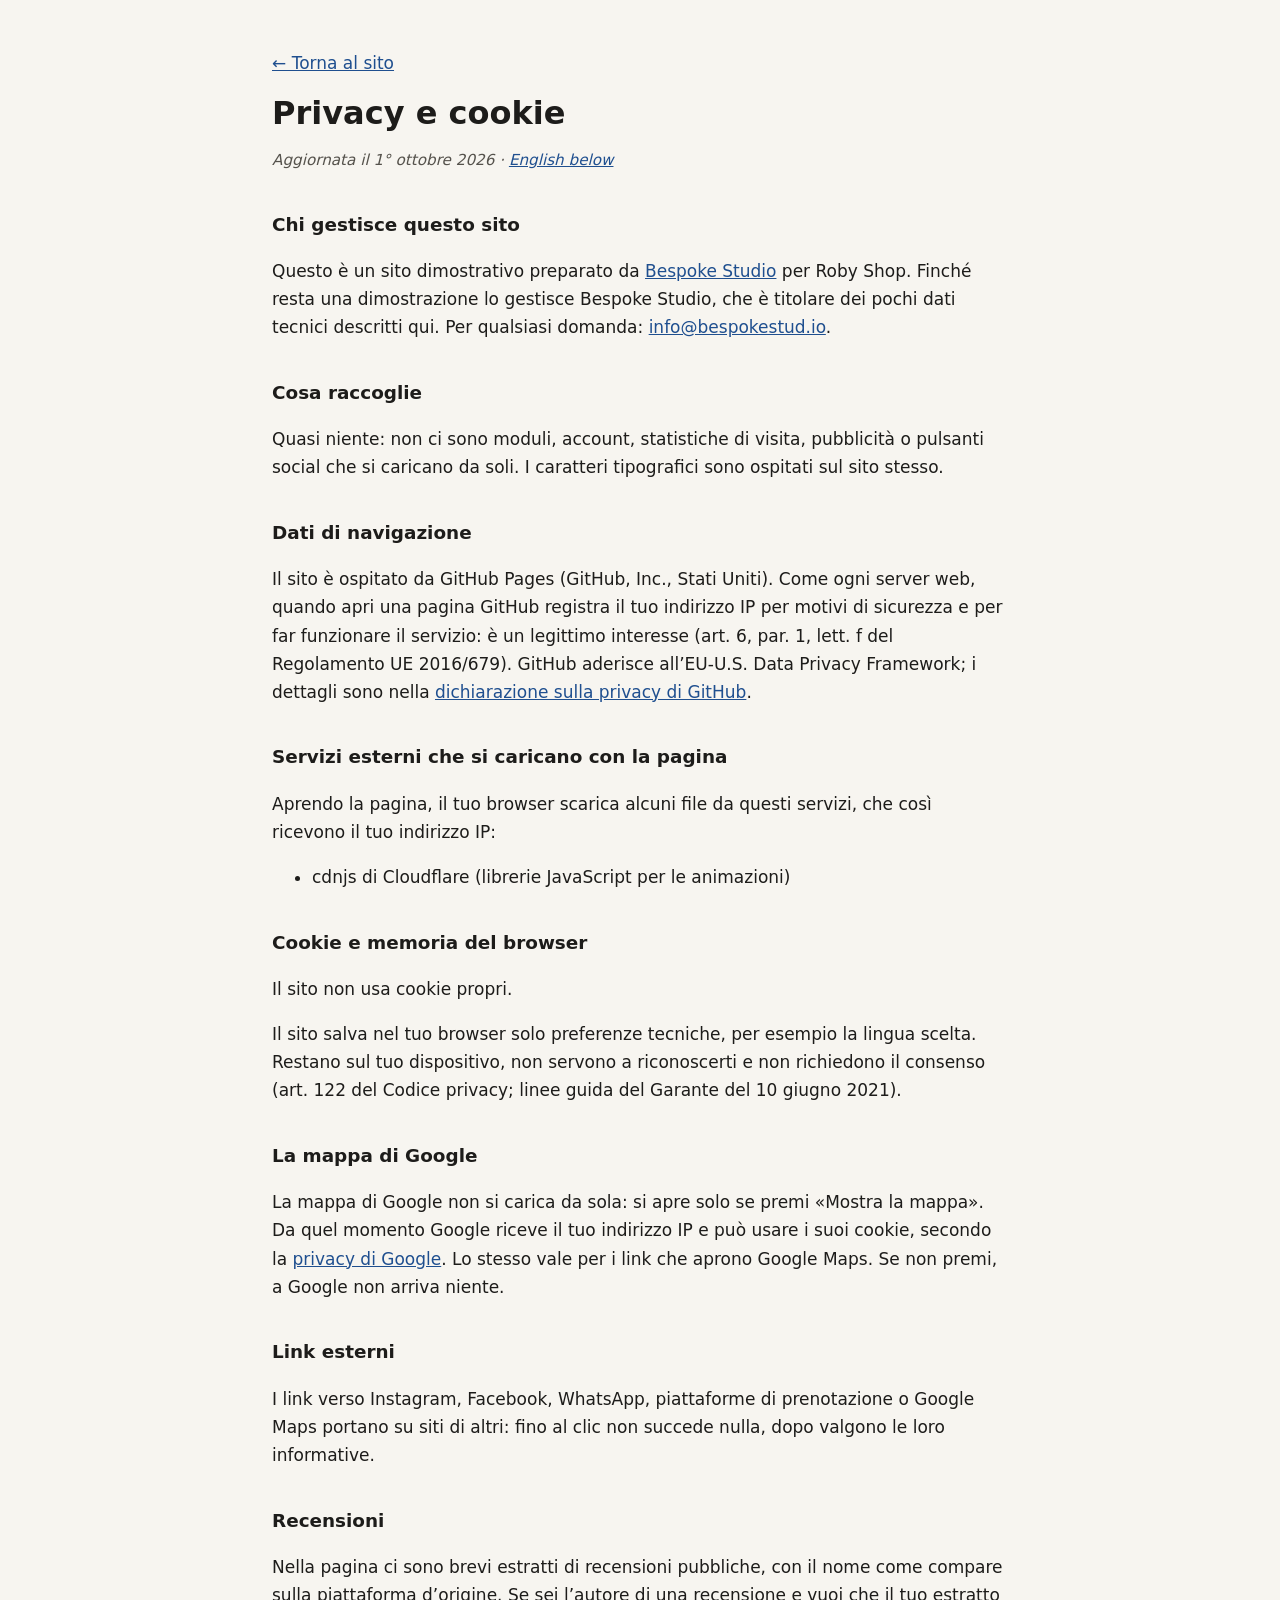
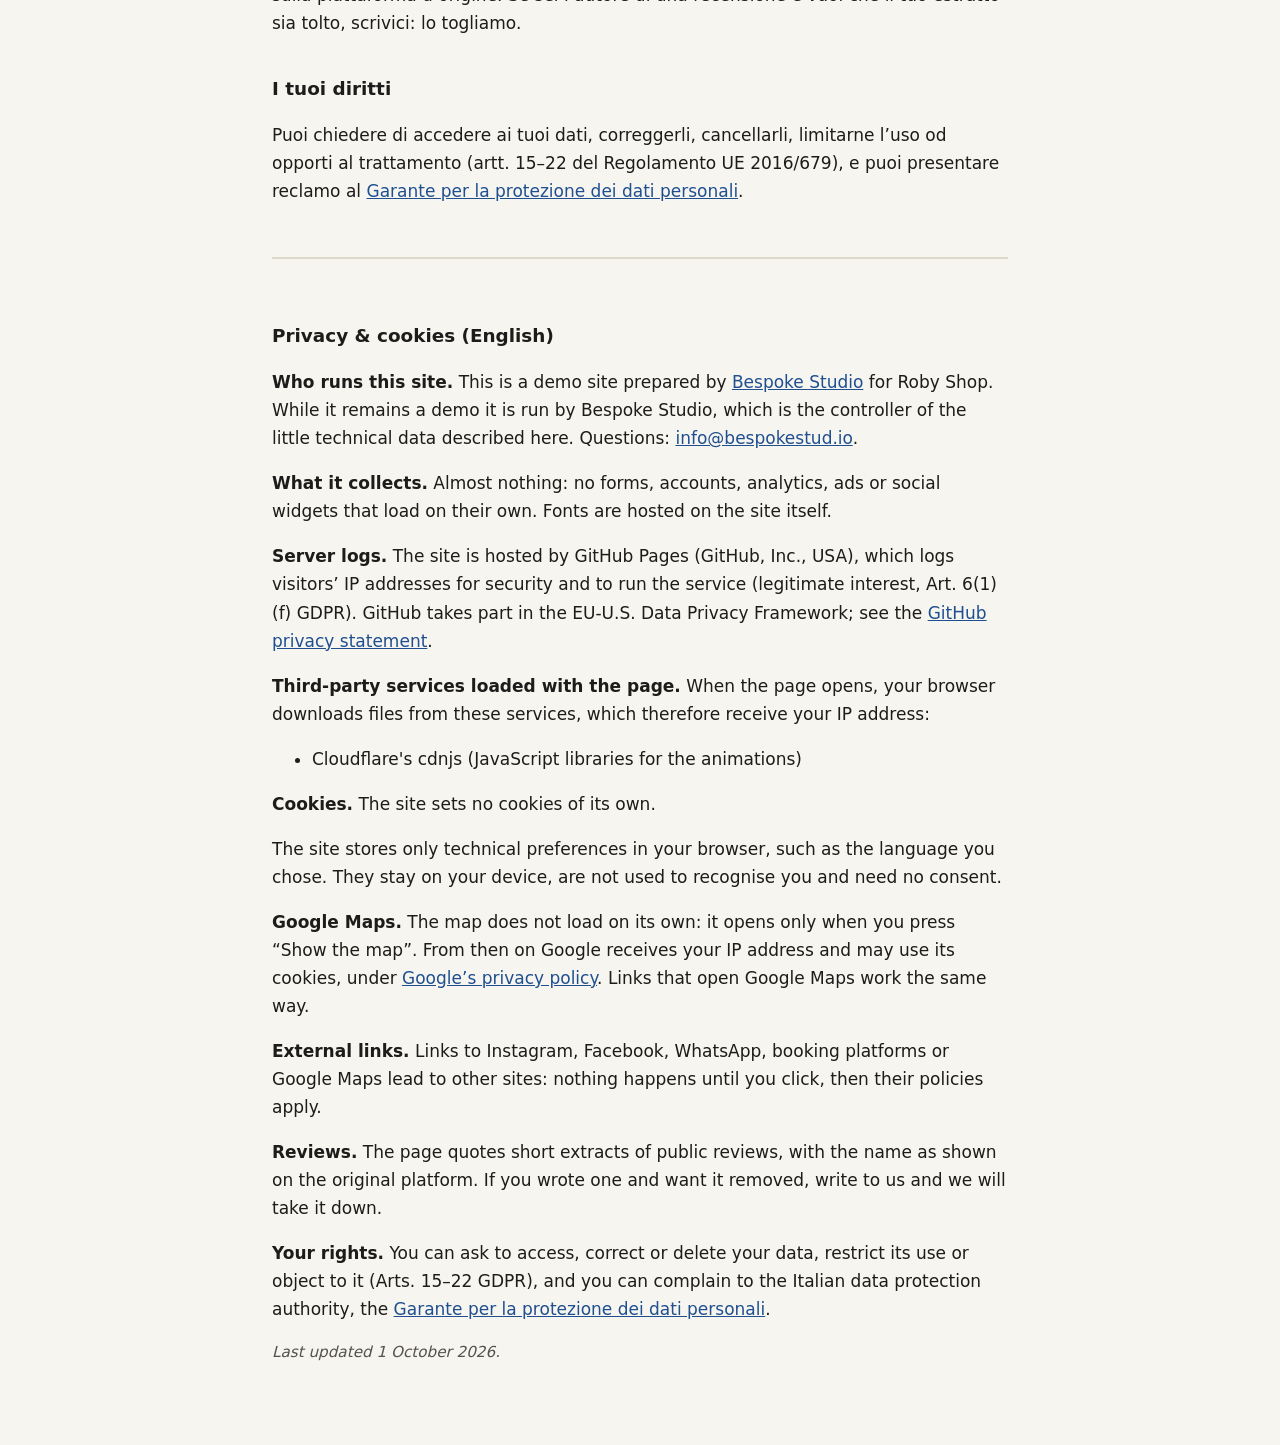
<file: privacy.html>
<!DOCTYPE html>
<html lang="it">
<head>
  <meta charset="UTF-8">
  <meta name="viewport" content="width=device-width, initial-scale=1.0">
  <meta name="robots" content="noindex">
  <title>Privacy e cookie · Roby Shop</title>
  <meta name="description" content="Informativa privacy e cookie del sito Roby Shop.">
  <style>
    body { margin: 0; background: #f7f5f0; color: #1d1c1a; font: 17px/1.65 system-ui, -apple-system, "Segoe UI", Roboto, sans-serif; }
    main { max-width: 46rem; margin: 0 auto; padding: 32px 20px 64px; }
    h1 { font-size: 2rem; line-height: 1.2; margin: 0.4em 0 0.2em; }
    h2 { font-size: 1.15rem; margin: 2em 0 0.4em; }
    a { color: #1f4f8f; }
    .data { color: #55524c; font-style: italic; font-size: 0.95rem; }
    .en { margin-top: 3em; padding-top: 1.5em; border-top: 2px solid #ddd8cc; }
    code { font-size: 0.9em; background: #ebe7dc; padding: 0 4px; border-radius: 3px; }
  </style>
</head>
<body>
<main>
  <p><a href="index.html">← Torna al sito</a></p>
  <h1>Privacy e cookie</h1>
  <p class="data">Aggiornata il 1° ottobre 2026 · <a href="#english" lang="en">English below</a></p>
  <h2>Chi gestisce questo sito</h2>
  <p>Questo è un sito dimostrativo preparato da <a href="https://bespokestud.io" rel="noopener">Bespoke Studio</a> per Roby Shop. Finché resta una dimostrazione lo gestisce Bespoke Studio, che è titolare dei pochi dati tecnici descritti qui. Per qualsiasi domanda: <a href="mailto:info@bespokestud.io">info@bespokestud.io</a>.</p>
  <h2>Cosa raccoglie</h2>
  <p>Quasi niente: non ci sono moduli, account, statistiche di visita, pubblicità o pulsanti social che si caricano da soli. I caratteri tipografici sono ospitati sul sito stesso.</p>
  <h2>Dati di navigazione</h2>
  <p>Il sito è ospitato da GitHub Pages (GitHub, Inc., Stati Uniti). Come ogni server web, quando apri una pagina GitHub registra il tuo indirizzo IP per motivi di sicurezza e per far funzionare il servizio: è un legittimo interesse (art. 6, par. 1, lett. f del Regolamento UE 2016/679). GitHub aderisce all’EU-U.S. Data Privacy Framework; i dettagli sono nella <a href="https://docs.github.com/site-policy/privacy-policies/github-general-privacy-statement" rel="noopener">dichiarazione sulla privacy di GitHub</a>.</p>
  <h2>Servizi esterni che si caricano con la pagina</h2>
  <p>Aprendo la pagina, il tuo browser scarica alcuni file da questi servizi, che così ricevono il tuo indirizzo IP:</p>
  <ul><li>cdnjs di Cloudflare (librerie JavaScript per le animazioni)</li></ul>
  <h2>Cookie e memoria del browser</h2>
  <p>Il sito non usa cookie propri.</p>
  <p>Il sito salva nel tuo browser solo preferenze tecniche, per esempio la lingua scelta. Restano sul tuo dispositivo, non servono a riconoscerti e non richiedono il consenso (art. 122 del Codice privacy; linee guida del Garante del 10 giugno 2021).</p>
  <h2>La mappa di Google</h2>
  <p>La mappa di Google non si carica da sola: si apre solo se premi «Mostra la mappa». Da quel momento Google riceve il tuo indirizzo IP e può usare i suoi cookie, secondo la <a href="https://policies.google.com/privacy?hl=it" rel="noopener">privacy di Google</a>. Lo stesso vale per i link che aprono Google Maps. Se non premi, a Google non arriva niente.</p>
  <h2>Link esterni</h2>
  <p>I link verso Instagram, Facebook, WhatsApp, piattaforme di prenotazione o Google Maps portano su siti di altri: fino al clic non succede nulla, dopo valgono le loro informative.</p>
  <h2>Recensioni</h2>
  <p>Nella pagina ci sono brevi estratti di recensioni pubbliche, con il nome come compare sulla piattaforma d’origine. Se sei l’autore di una recensione e vuoi che il tuo estratto sia tolto, scrivici: lo togliamo.</p>
  <h2>I tuoi diritti</h2>
  <p>Puoi chiedere di accedere ai tuoi dati, correggerli, cancellarli, limitarne l’uso od opporti al trattamento (artt. 15–22 del Regolamento UE 2016/679), e puoi presentare reclamo al <a href="https://www.garanteprivacy.it" rel="noopener">Garante per la protezione dei dati personali</a>.</p>
  <div class="en" id="english" lang="en">
    <h2>Privacy &amp; cookies (English)</h2>
    <p><strong>Who runs this site.</strong> This is a demo site prepared by <a href="https://bespokestud.io" rel="noopener">Bespoke Studio</a> for Roby Shop. While it remains a demo it is run by Bespoke Studio, which is the controller of the little technical data described here. Questions: <a href="mailto:info@bespokestud.io">info@bespokestud.io</a>.</p>
    <p><strong>What it collects.</strong> Almost nothing: no forms, accounts, analytics, ads or social widgets that load on their own. Fonts are hosted on the site itself.</p>
    <p><strong>Server logs.</strong> The site is hosted by GitHub Pages (GitHub, Inc., USA), which logs visitors’ IP addresses for security and to run the service (legitimate interest, Art. 6(1)(f) GDPR). GitHub takes part in the EU-U.S. Data Privacy Framework; see the <a href="https://docs.github.com/site-policy/privacy-policies/github-general-privacy-statement" rel="noopener">GitHub privacy statement</a>.</p>
    <p><strong>Third-party services loaded with the page.</strong> When the page opens, your browser downloads files from these services, which therefore receive your IP address:</p><ul><li>Cloudflare's cdnjs (JavaScript libraries for the animations)</li></ul>
    <p><strong>Cookies.</strong> The site sets no cookies of its own.</p>
    <p>The site stores only technical preferences in your browser, such as the language you chose. They stay on your device, are not used to recognise you and need no consent.</p>
    <p><strong>Google Maps.</strong> The map does not load on its own: it opens only when you press “Show the map”. From then on Google receives your IP address and may use its cookies, under <a href="https://policies.google.com/privacy?hl=en" rel="noopener">Google’s privacy policy</a>. Links that open Google Maps work the same way.</p>
    <p><strong>External links.</strong> Links to Instagram, Facebook, WhatsApp, booking platforms or Google Maps lead to other sites: nothing happens until you click, then their policies apply.</p>
    <p><strong>Reviews.</strong> The page quotes short extracts of public reviews, with the name as shown on the original platform. If you wrote one and want it removed, write to us and we will take it down.</p>
    <p><strong>Your rights.</strong> You can ask to access, correct or delete your data, restrict its use or object to it (Arts. 15–22 GDPR), and you can complain to the Italian data protection authority, the <a href="https://www.garanteprivacy.it" rel="noopener">Garante per la protezione dei dati personali</a>.</p>
    <p class="data">Last updated 1 October 2026.</p>
  </div>
</main>
</body>
</html>
</file>
